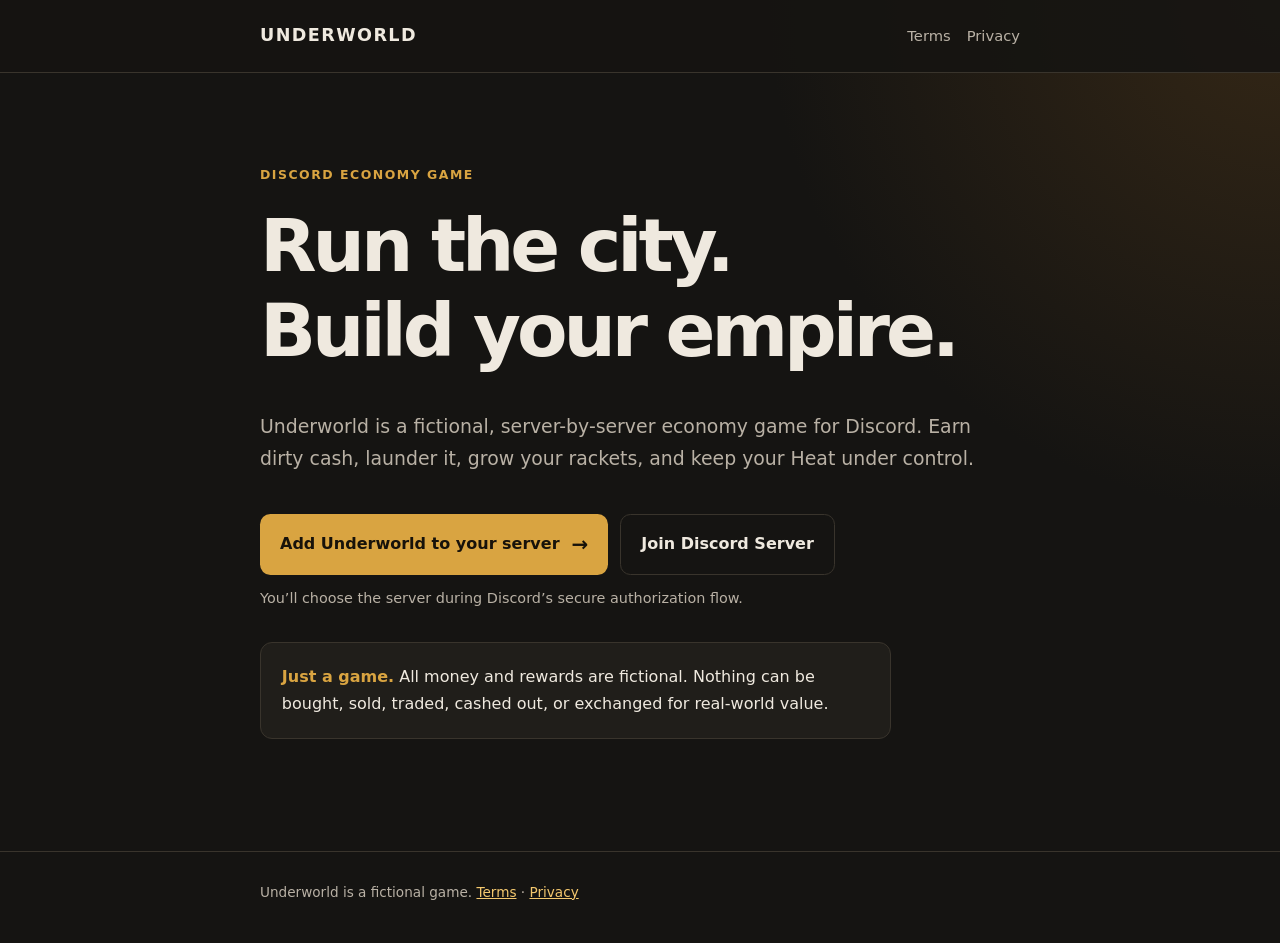
<file: index.html>
<!doctype html>
<html lang="en">
<head>
  <meta charset="utf-8">
  <meta name="viewport" content="width=device-width, initial-scale=1">
  <meta name="description" content="Add Underworld, the fictional Discord economy game, to your server.">
  <title>Add Underworld to Discord</title>
  <link rel="stylesheet" href="site.css">
  <!-- Privacy-friendly analytics by Plausible -->
  <script async src="https://plausible.io/js/pa-GyqHx0YMHl3Pdd7LSScGl.js"></script>
  <script>
    window.plausible=window.plausible||function(){(plausible.q=plausible.q||[]).push(arguments)},plausible.init=plausible.init||function(i){plausible.o=i||{}};
    plausible.init()
  </script>
</head>
<body>
  <header>
    <div class="shell topbar">
      <a class="brand" href="index.html">Underworld</a>
      <nav aria-label="Primary navigation">
        <a href="terms.html">Terms</a>
        <a href="privacy.html">Privacy</a>
      </nav>
    </div>
  </header>

  <main class="shell invite-page">
    <p class="eyebrow">Discord economy game</p>
    <h1>Run the city.<br>Build your empire.</h1>
    <p class="lede">Underworld is a fictional, server-by-server economy game for Discord. Earn dirty cash, launder it, grow your rackets, and keep your Heat under control.</p>
    <div class="invite-actions">
      <a class="invite-button plausible-event-name=Add+Bot+Click" href="https://discord.com/oauth2/authorize?client_id=1528008789599453214&amp;scope=bot%20applications.commands&amp;permissions=84992" target="_blank" rel="noopener noreferrer">Add Underworld to your server <span aria-hidden="true">→</span></a>
      <a class="discord-button plausible-event-name=Join+Discord+Server" href="/discord/" target="_blank" rel="noopener noreferrer">Join Discord Server</a>
    </div>
    <p class="invite-note">You’ll choose the server during Discord’s secure authorization flow.</p>

    <div class="promise invite-promise">
      <strong>Just a game.</strong> All money and rewards are fictional. Nothing can be bought, sold, traded, cashed out, or exchanged for real-world value.
    </div>
  </main>

  <footer>
    <div class="shell">Underworld is a fictional game. <a href="terms.html">Terms</a> · <a href="privacy.html">Privacy</a></div>
  </footer>
</body>
</html>
</file>
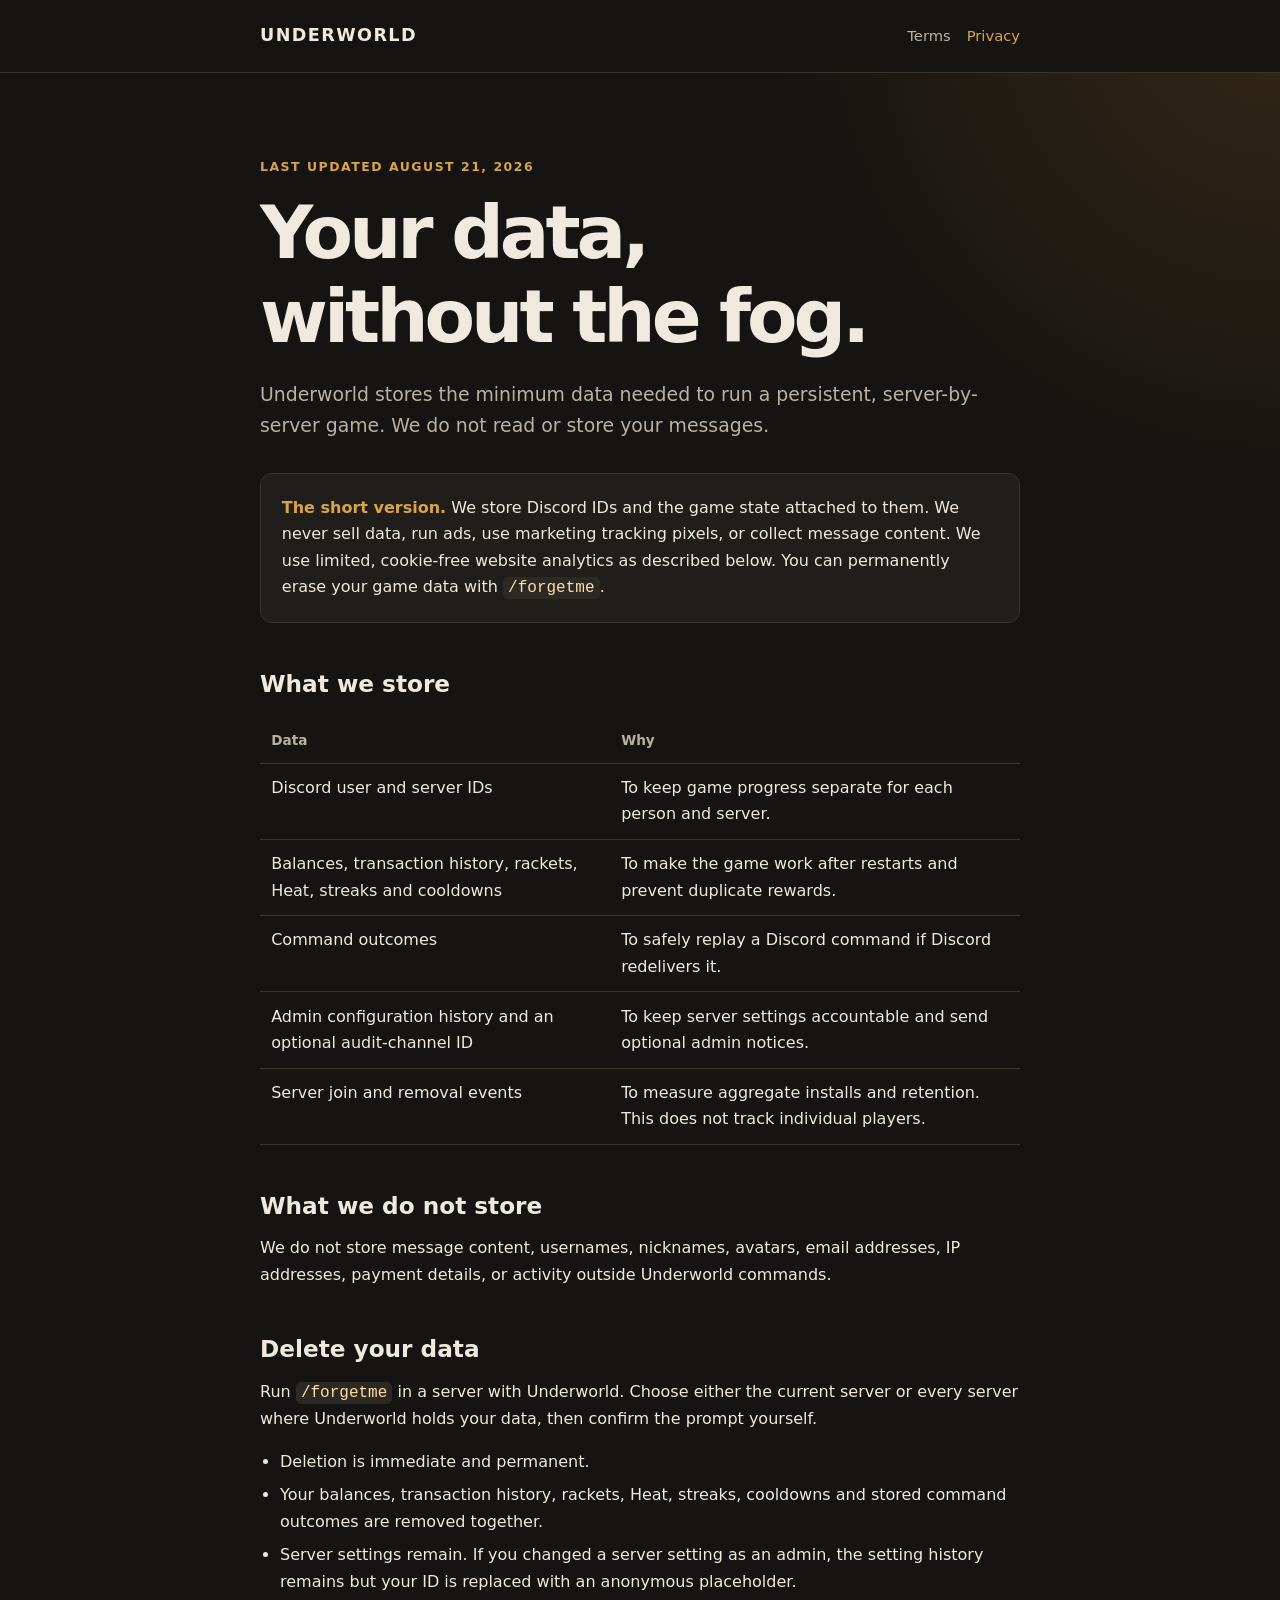
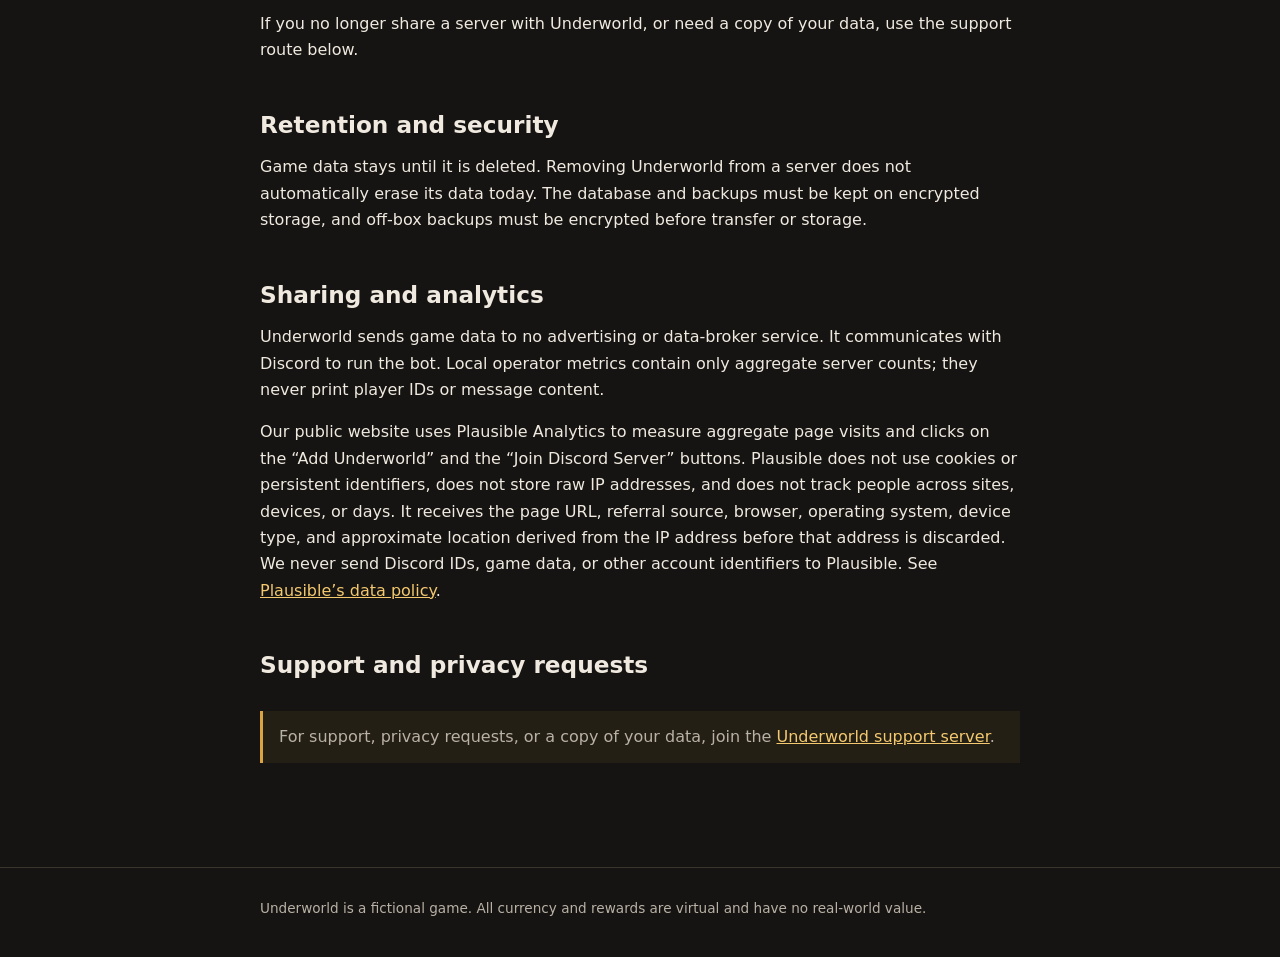
<file: privacy.html>
<!doctype html>
<html lang="en"><head><meta charset="utf-8"><meta name="viewport" content="width=device-width, initial-scale=1"><meta name="description" content="Underworld's privacy policy."><title>Privacy · Underworld</title><link rel="stylesheet" href="site.css"><!-- Privacy-friendly analytics by Plausible --><script async src="https://plausible.io/js/pa-GyqHx0YMHl3Pdd7LSScGl.js"></script><script>window.plausible=window.plausible||function(){(plausible.q=plausible.q||[]).push(arguments)},plausible.init=plausible.init||function(i){plausible.o=i||{}};plausible.init()</script></head>
<body><header><div class="shell topbar"><a class="brand" href="index.html">Underworld</a><nav aria-label="Primary navigation"><a href="terms.html">Terms</a><a aria-current="page" href="privacy.html">Privacy</a></nav></div></header>
<main class="shell"><p class="eyebrow">Last updated August 21, 2026</p><h1>Your data,<br>without the fog.</h1><p class="lede">Underworld stores the minimum data needed to run a persistent, server-by-server game. We do not read or store your messages.</p><section class="promise"><strong>The short version.</strong> We store Discord IDs and the game state attached to them. We never sell data, run ads, use marketing tracking pixels, or collect message content. We use limited, cookie-free website analytics as described below. You can permanently erase your game data with <code>/forgetme</code>.</section>
<h2>What we store</h2><table><thead><tr><th>Data</th><th>Why</th></tr></thead><tbody><tr><td>Discord user and server IDs</td><td>To keep game progress separate for each person and server.</td></tr><tr><td>Balances, transaction history, rackets, Heat, streaks and cooldowns</td><td>To make the game work after restarts and prevent duplicate rewards.</td></tr><tr><td>Command outcomes</td><td>To safely replay a Discord command if Discord redelivers it.</td></tr><tr><td>Admin configuration history and an optional audit-channel ID</td><td>To keep server settings accountable and send optional admin notices.</td></tr><tr><td>Server join and removal events</td><td>To measure aggregate installs and retention. This does not track individual players.</td></tr></tbody></table>
<h2>What we do not store</h2><p>We do not store message content, usernames, nicknames, avatars, email addresses, IP addresses, payment details, or activity outside Underworld commands.</p>
<h2>Delete your data</h2><p>Run <code>/forgetme</code> in a server with Underworld. Choose either the current server or every server where Underworld holds your data, then confirm the prompt yourself.</p><ul><li>Deletion is immediate and permanent.</li><li>Your balances, transaction history, rackets, Heat, streaks, cooldowns and stored command outcomes are removed together.</li><li>Server settings remain. If you changed a server setting as an admin, the setting history remains but your ID is replaced with an anonymous placeholder.</li></ul><p>If you no longer share a server with Underworld, or need a copy of your data, use the support route below.</p>
<h2>Retention and security</h2><p>Game data stays until it is deleted. Removing Underworld from a server does not automatically erase its data today. The database and backups must be kept on encrypted storage, and off-box backups must be encrypted before transfer or storage.</p>
<h2>Sharing and analytics</h2><p>Underworld sends game data to no advertising or data-broker service. It communicates with Discord to run the bot. Local operator metrics contain only aggregate server counts; they never print player IDs or message content.</p><p>Our public website uses Plausible Analytics to measure aggregate page visits and clicks on the “Add Underworld” and the “Join Discord Server” buttons. Plausible does not use cookies or persistent identifiers, does not store raw IP addresses, and does not track people across sites, devices, or days. It receives the page URL, referral source, browser, operating system, device type, and approximate location derived from the IP address before that address is discarded. We never send Discord IDs, game data, or other account identifiers to Plausible. See <a href="https://plausible.io/data-policy">Plausible’s data policy</a>.</p>
<h2>Support and privacy requests</h2><div class="notice">For support, privacy requests, or a copy of your data, join the <a href="/discord/">Underworld support server</a>.</div></main><footer><div class="shell">Underworld is a fictional game. All currency and rewards are virtual and have no real-world value.</div></footer></body></html>
</file>
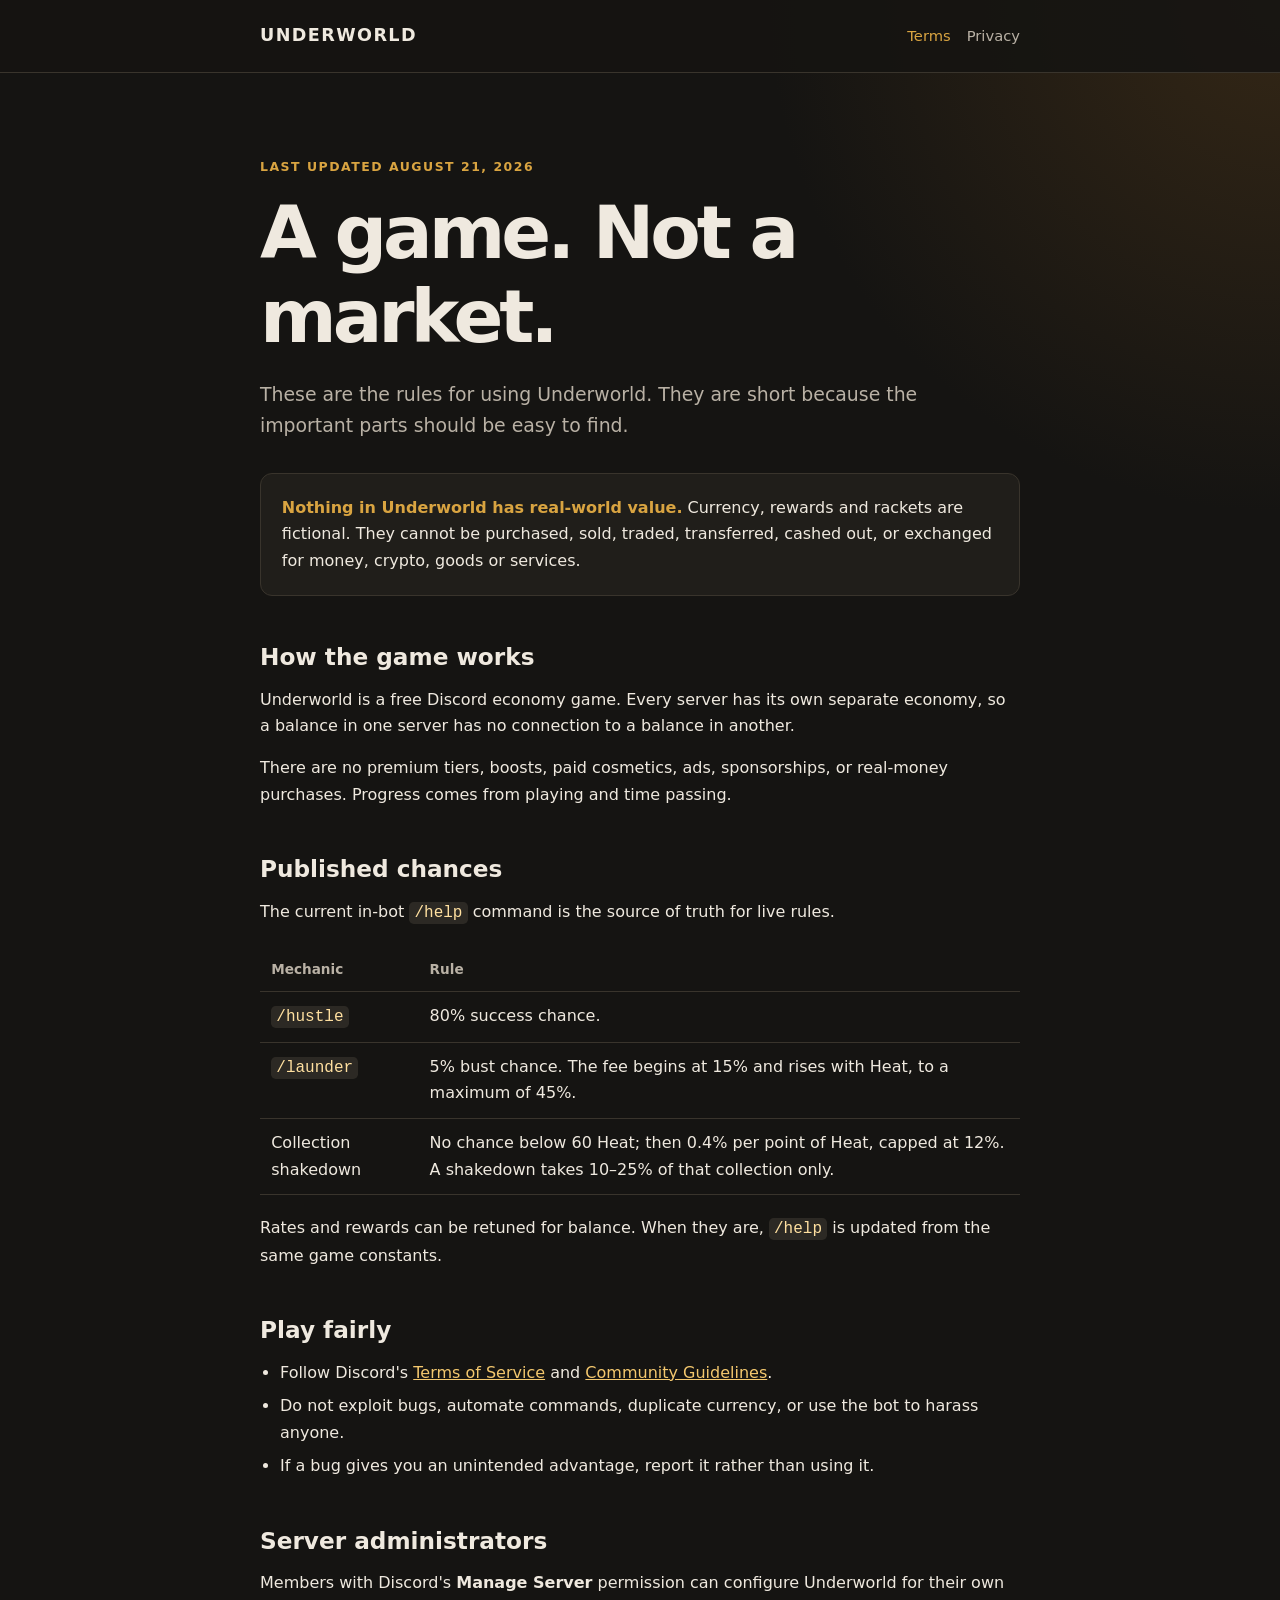
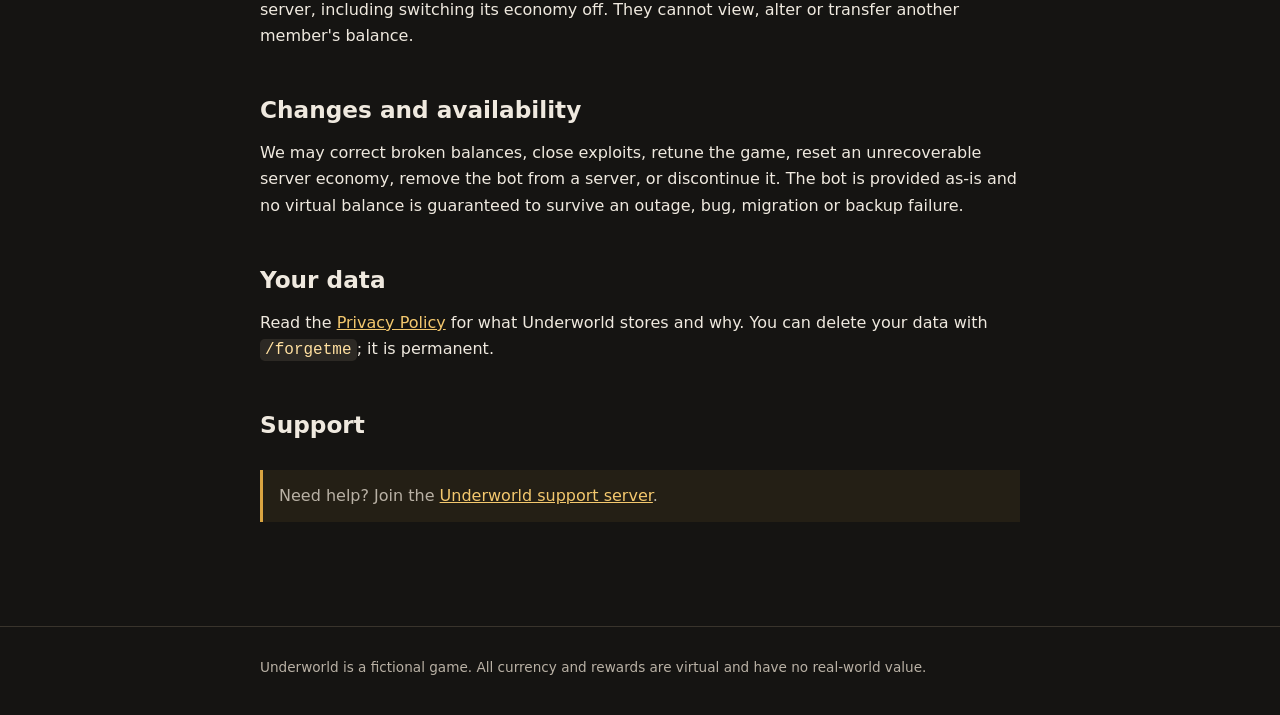
<file: terms.html>
<!doctype html>
<html lang="en"><head><meta charset="utf-8"><meta name="viewport" content="width=device-width, initial-scale=1"><meta name="description" content="Underworld's terms of use."><title>Terms of Use · Underworld</title><link rel="stylesheet" href="site.css"><!-- Privacy-friendly analytics by Plausible --><script async src="https://plausible.io/js/pa-GyqHx0YMHl3Pdd7LSScGl.js"></script><script>window.plausible=window.plausible||function(){(plausible.q=plausible.q||[]).push(arguments)},plausible.init=plausible.init||function(i){plausible.o=i||{}};plausible.init()</script></head>
<body><header><div class="shell topbar"><a class="brand" href="index.html">Underworld</a><nav aria-label="Primary navigation"><a aria-current="page" href="terms.html">Terms</a><a href="privacy.html">Privacy</a></nav></div></header>
<main class="shell"><p class="eyebrow">Last updated August 21, 2026</p><h1>A game. Not a market.</h1><p class="lede">These are the rules for using Underworld. They are short because the important parts should be easy to find.</p><section class="promise"><strong>Nothing in Underworld has real-world value.</strong> Currency, rewards and rackets are fictional. They cannot be purchased, sold, traded, transferred, cashed out, or exchanged for money, crypto, goods or services.</section>
<h2>How the game works</h2><p>Underworld is a free Discord economy game. Every server has its own separate economy, so a balance in one server has no connection to a balance in another.</p><p>There are no premium tiers, boosts, paid cosmetics, ads, sponsorships, or real-money purchases. Progress comes from playing and time passing.</p>
<h2>Published chances</h2><p>The current in-bot <code>/help</code> command is the source of truth for live rules.</p><table><thead><tr><th>Mechanic</th><th>Rule</th></tr></thead><tbody><tr><td><code>/hustle</code></td><td>80% success chance.</td></tr><tr><td><code>/launder</code></td><td>5% bust chance. The fee begins at 15% and rises with Heat, to a maximum of 45%.</td></tr><tr><td>Collection shakedown</td><td>No chance below 60 Heat; then 0.4% per point of Heat, capped at 12%. A shakedown takes 10–25% of that collection only.</td></tr></tbody></table><p>Rates and rewards can be retuned for balance. When they are, <code>/help</code> is updated from the same game constants.</p>
<h2>Play fairly</h2><ul><li>Follow Discord's <a href="https://discord.com/terms">Terms of Service</a> and <a href="https://discord.com/guidelines">Community Guidelines</a>.</li><li>Do not exploit bugs, automate commands, duplicate currency, or use the bot to harass anyone.</li><li>If a bug gives you an unintended advantage, report it rather than using it.</li></ul>
<h2>Server administrators</h2><p>Members with Discord's <strong>Manage Server</strong> permission can configure Underworld for their own server, including switching its economy off. They cannot view, alter or transfer another member's balance.</p>
<h2>Changes and availability</h2><p>We may correct broken balances, close exploits, retune the game, reset an unrecoverable server economy, remove the bot from a server, or discontinue it. The bot is provided as-is and no virtual balance is guaranteed to survive an outage, bug, migration or backup failure.</p>
<h2>Your data</h2><p>Read the <a href="privacy.html">Privacy Policy</a> for what Underworld stores and why. You can delete your data with <code>/forgetme</code>; it is permanent.</p>
<h2>Support</h2><div class="notice">Need help? Join the <a href="https://discord.gg/bFv75PjJfz">Underworld support server</a>.</div></main><footer><div class="shell">Underworld is a fictional game. All currency and rewards are virtual and have no real-world value.</div></footer></body></html>
</file>
<file: site.css>
:root { color-scheme: dark; --ink:#efe9df; --muted:#b9b1a5; --paper:#151412; --panel:#201e1a; --line:#39342c; --gold:#d9a441; --max:760px; }
* { box-sizing:border-box; }
html { background:var(--paper); }
body { margin:0; background:radial-gradient(circle at top right,#342716 0,transparent 32rem),var(--paper); color:var(--ink); font:16px/1.65 Inter,ui-sans-serif,system-ui,-apple-system,"Segoe UI",sans-serif; }
a { color:#f4c86e; } a:hover { color:#ffe0a0; }
.shell { width:min(calc(100% - 2rem),var(--max)); margin:auto; }
header { background:rgb(21 20 18 / 88%); border-bottom:1px solid var(--line); }
.topbar { min-height:4.5rem; display:flex; align-items:center; justify-content:space-between; gap:1rem; }
.brand { color:var(--ink); font-size:1.1rem; font-weight:800; letter-spacing:.08em; text-decoration:none; text-transform:uppercase; }
nav { display:flex; gap:1rem; } nav a { color:var(--muted); font-size:.92rem; text-decoration:none; } nav a:hover,nav a[aria-current="page"] { color:var(--gold); }
main { padding:4.5rem 0; } h1,h2 { line-height:1.15; } h1 { font-size:clamp(2.25rem,8vw,4.6rem); letter-spacing:-.055em; margin:.35rem 0 1.2rem; } h2 { font-size:1.45rem; margin:3rem 0 .75rem; }
.eyebrow { color:var(--gold); font-size:.78rem; font-weight:800; letter-spacing:.12em; text-transform:uppercase; }.lede { color:var(--muted); font-size:1.18rem; max-width:62ch; }
.invite-page { min-height:calc(100vh - 10.2rem); display:flex; flex-direction:column; justify-content:center; padding:5rem 0; }.invite-actions { display:flex; flex-wrap:wrap; gap:.75rem; margin:1.35rem 0 0; }.invite-button,.discord-button { align-items:center; border-radius:.65rem; display:inline-flex; font-weight:900; gap:.75rem; justify-content:center; max-width:max-content; padding:1rem 1.25rem; text-decoration:none; transition:background .15s ease,transform .15s ease; }.invite-button { background:var(--gold); color:#17120a; }.invite-button:hover { background:#f4c86e; color:#17120a; transform:translateY(-2px); }.discord-button { border:1px solid var(--line); color:var(--ink); }.discord-button:hover { background:var(--panel); color:var(--ink); transform:translateY(-2px); }.invite-button span { font-size:1.25rem; line-height:1; }.invite-note { color:var(--muted); font-size:.9rem; margin:.75rem 0 0; }.invite-promise { margin:3rem 0 0; max-width:62ch; }
.grid { display:grid; gap:1rem; grid-template-columns:repeat(2,minmax(0,1fr)); margin:2.5rem 0; }.card,.promise { background:var(--panel); border:1px solid var(--line); border-radius:.75rem; padding:1.3rem; }.card h2 { margin:0 0 .45rem; }.card p { color:var(--muted); margin:0 0 1rem; }.card a { font-weight:700; text-decoration:none; }
.promise { margin:2rem 0; }.promise strong { color:var(--gold); }.notice { background:rgb(217 164 65 / 7%); border-left:3px solid var(--gold); color:var(--muted); margin:2rem 0; padding:.8rem 1rem; }
ul { padding-left:1.25rem; } li+li { margin-top:.45rem; } table { border-collapse:collapse; margin:1.25rem 0; width:100%; } th,td { border-bottom:1px solid var(--line); padding:.7rem; text-align:left; vertical-align:top; } th { color:var(--muted); font-size:.85rem; } code { background:#2c2924; border-radius:.3rem; color:#ffe0a0; padding:.12rem .32rem; }
footer { border-top:1px solid var(--line); color:var(--muted); font-size:.85rem; padding:1.8rem 0 2.5rem; } @media(max-width:520px){.grid{grid-template-columns:1fr}.topbar{align-items:flex-start;flex-direction:column;gap:.65rem;padding:1rem 0}main{padding:3rem 0}}
</file>
